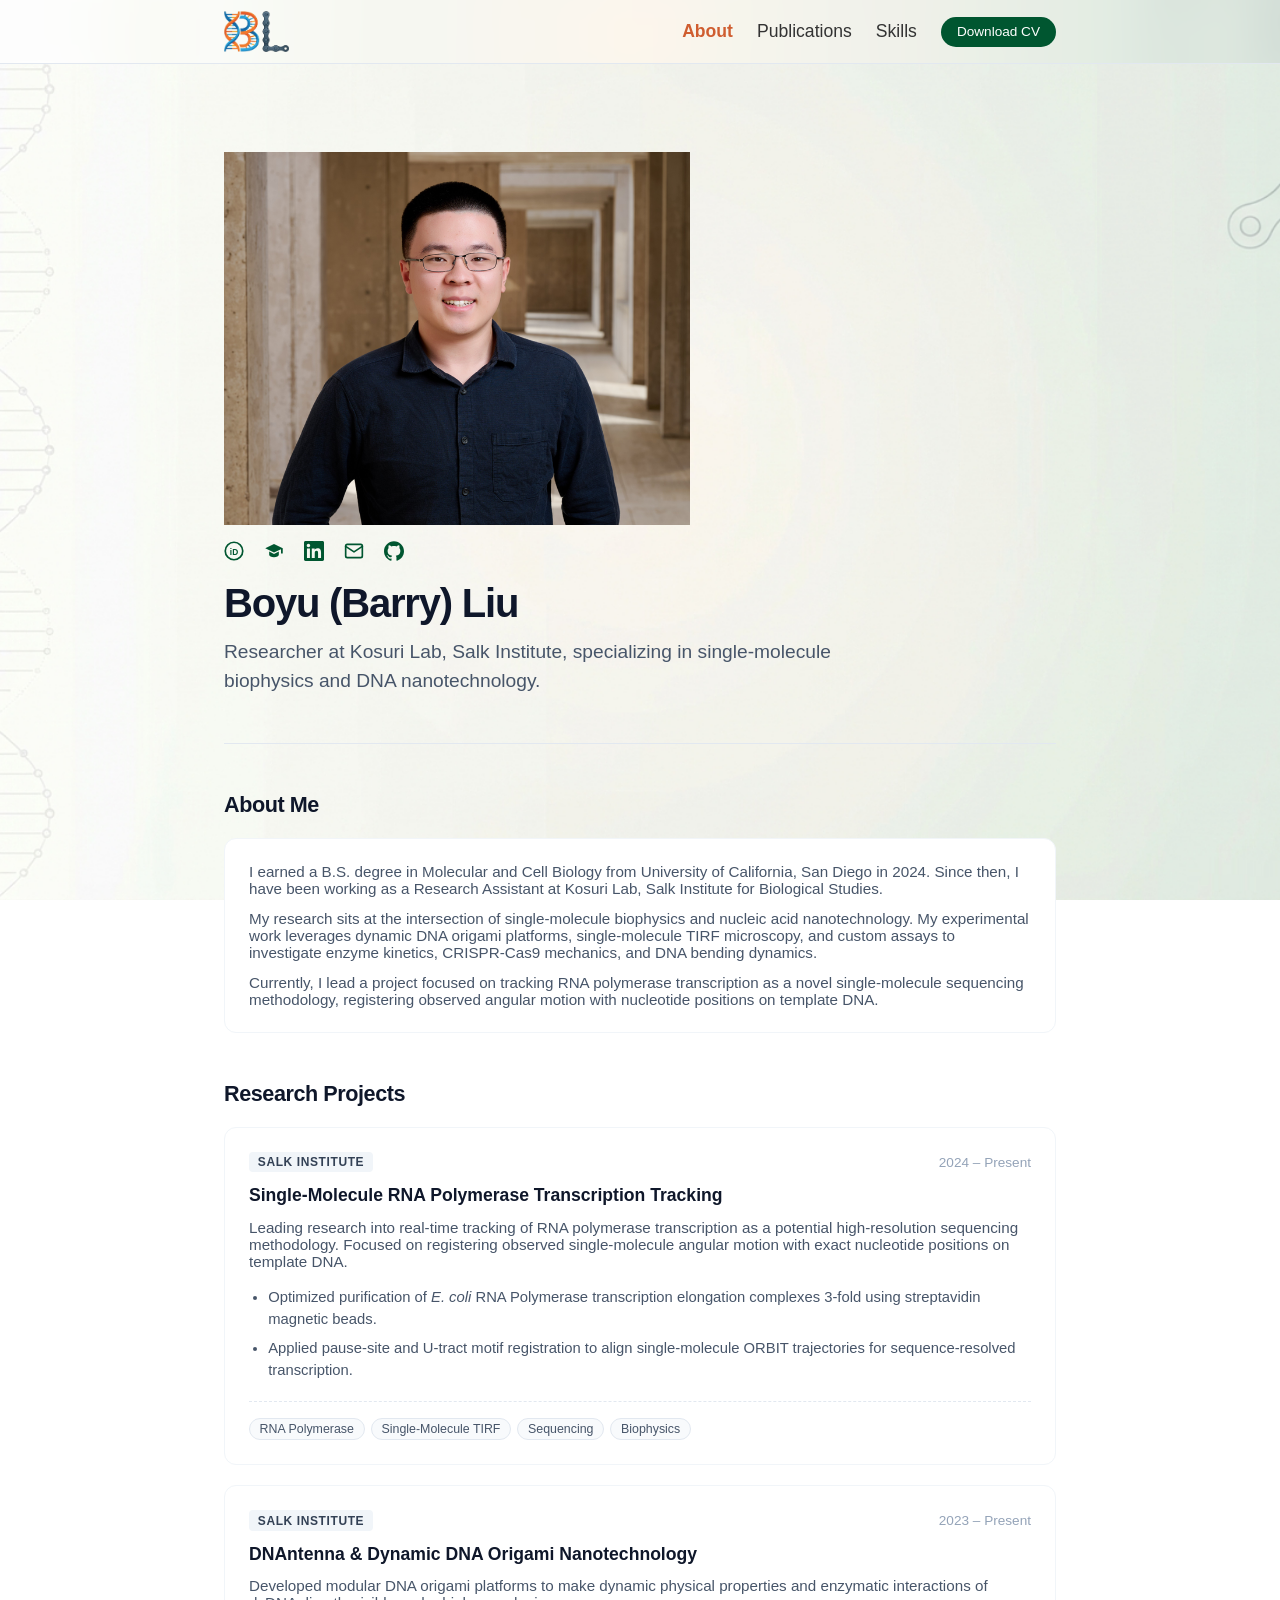
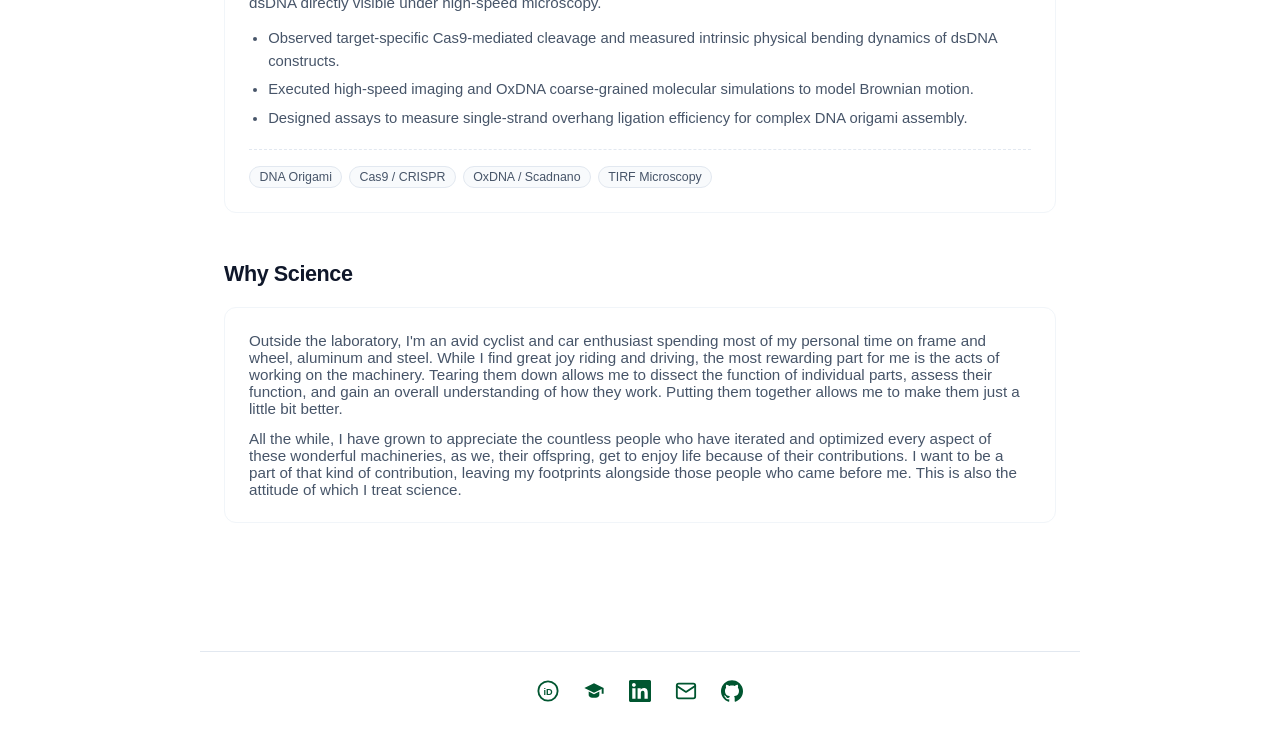
<file: index.html>
<!DOCTYPE html>
<html lang="en">
<head>
  <meta charset="UTF-8">
  <meta name="viewport" content="width=device-width, initial-scale=1.0">
  <title>Boyu (Barry) Liu</title>
  <link rel="stylesheet" href="style.css">
</head>
<body>

  <!-- Fixed Top Navigation Bar -->
  <header class="site-header">
    <div class="header-container">
      <a href="index.html" class="site-title" aria-label="Boyu (Barry) Liu - Home">
        <img src="images/avatar/bl_logo_dna_concept.png" alt="Boyu (Barry) Liu Logo" class="header-logo">
        </a>
      <nav>
        <ul class="nav-menu">
          <li><a href="index.html" class="nav-link active">About</a></li>
          <li><a href="publications.html" class="nav-link">Publications</a></li>
          <li><a href="skills.html" class="nav-link">Skills</a></li>
          <li><a href="CV/Boyu Liu CV 2026.pdf" download="Boyu_Liu_CV_2026.pdf" class="nav-link nav-cta">Download CV</a></li>
        </ul>
      </nav>
    </div>
  </header>

  <!-- Main Profile Content -->
  <main class="main-container">
    <section class="hero-section">
      <img src="images/avatar/bio_2026_sm.png" alt="Boyu (Barry) Liu" class="hero-avatar">
      <ul class="social-links hero-social">
      <li><a href="https://orcid.org/0009-0004-8056-3141" target="_blank" rel="noopener" aria-label="ORCID"><svg viewBox="0 0 24 24" width="20" height="20" aria-hidden="true"><circle cx="12" cy="12" r="10.5" fill="none" stroke="currentColor" stroke-width="2"/><text x="12" y="16.5" text-anchor="middle" font-size="10" font-weight="700" fill="currentColor">iD</text></svg></a></li>
      <li><a href="https://scholar.google.com/citations?hl=en&amp;user=kjTbtawAAAAJ" target="_blank" rel="noopener" aria-label="Google Scholar"><svg viewBox="0 0 24 24" width="20" height="20" aria-hidden="true"><path fill="currentColor" d="M12 3.5 1.5 8.7 12 13.9l8.4-4.15v5.2h2.1V8.7L12 3.5zM6.2 12.6v3.9c0 1.6 2.6 2.9 5.8 2.9s5.8-1.3 5.8-2.9v-3.9l-5.8 2.9-5.8-2.9z"/></svg></a></li>
      <li><a href="https://www.linkedin.com/in/boyubarryliu/" target="_blank" rel="noopener" aria-label="LinkedIn"><svg viewBox="0 0 24 24" width="20" height="20" aria-hidden="true"><path fill="currentColor" d="M20.447 20.452h-3.554v-5.569c0-1.328-.027-3.037-1.852-3.037-1.853 0-2.136 1.445-2.136 2.939v5.667H9.351V9h3.414v1.561h.046c.477-.9 1.637-1.85 3.37-1.85 3.601 0 4.267 2.37 4.267 5.455v6.286zM5.337 7.433c-1.144 0-2.063-.926-2.063-2.065 0-1.138.92-2.063 2.063-2.063 1.14 0 2.064.925 2.064 2.063 0 1.139-.925 2.065-2.064 2.065zm1.782 13.019H3.555V9h3.564v11.452zM22.225 0H1.771C.792 0 0 .774 0 1.729v20.542C0 23.227.792 24 1.771 24h20.451C23.2 24 24 23.227 24 22.271V1.729C24 .774 23.2 0 22.225 0z"/></svg></a></li>
      <li><a href="https://mail.google.com/mail/?view=cm&amp;fs=1&amp;to=barryliuapp@gmail.com" target="_blank" rel="noopener" aria-label="Gmail"><svg viewBox="0 0 24 24" width="20" height="20" aria-hidden="true"><rect x="2" y="4" width="20" height="16" rx="2" fill="none" stroke="currentColor" stroke-width="2"/><path d="M22 6.5 12 13 2 6.5" fill="none" stroke="currentColor" stroke-width="2" stroke-linecap="round" stroke-linejoin="round"/></svg></a></li>
      <li><a href="https://github.com/boyubarryliu" target="_blank" rel="noopener" aria-label="GitHub"><svg viewBox="0 0 24 24" width="20" height="20" aria-hidden="true"><path fill="currentColor" d="M12 .297c-6.63 0-12 5.373-12 12 0 5.303 3.438 9.8 8.205 11.385.6.113.82-.258.82-.577 0-.285-.01-1.04-.015-2.04-3.338.724-4.042-1.61-4.042-1.61C4.422 18.07 3.633 17.7 3.633 17.7c-1.087-.744.084-.729.084-.729 1.205.084 1.838 1.236 1.838 1.236 1.07 1.835 2.809 1.305 3.495.998.108-.776.417-1.305.76-1.605-2.665-.3-5.466-1.332-5.466-5.93 0-1.31.465-2.38 1.235-3.22-.135-.303-.54-1.523.105-3.176 0 0 1.005-.322 3.3 1.23.96-.267 1.98-.399 3-.405 1.02.006 2.04.138 3 .405 2.28-1.552 3.285-1.23 3.285-1.23.645 1.653.24 2.873.12 3.176.765.84 1.23 1.91 1.23 3.22 0 4.61-2.805 5.625-5.475 5.92.42.36.81 1.096.81 2.22 0 1.606-.015 2.896-.015 3.286 0 .315.21.69.825.57C20.565 22.092 24 17.592 24 12.297c0-6.627-5.373-12-12-12"/></svg></a></li>
      </ul>
      <h1 class="hero-name">Boyu (Barry) Liu</h1>
      <p class="hero-subtitle">Researcher at Kosuri Lab, Salk Institute, specializing in single-molecule biophysics and DNA nanotechnology.</p>
    </section>
    
    <!-- About Me: 1st container -->
    <section>
      <h2 class="section-title">About Me</h2>
      <div class="card-grid">
        <article class="card">
          <p class="card-description">
            I earned a B.S. degree in Molecular and Cell Biology from University of California, San Diego in 2024. Since then, I have been working as a Research Assistant at Kosuri Lab, Salk Institute for Biological Studies.
          </p>
          <p class="card-description">
            My research sits at the intersection of single-molecule biophysics and nucleic acid nanotechnology. My experimental work leverages dynamic DNA origami platforms, single-molecule TIRF microscopy, and custom assays to investigate enzyme kinetics, CRISPR-Cas9 mechanics, and DNA bending dynamics.
          </p>
          <p class="card-description">
            Currently, I lead a project focused on tracking RNA polymerase transcription as a novel single-molecule sequencing methodology, registering observed angular motion with nucleotide positions on template DNA.
          </p>
        </article>
      </div>
    </section>

    <!-- Research Projects: 2nd container. separate blocks, same card format as the publications -->
    <section>
      <h2 class="section-title">Research Projects</h2>
      <div class="card-grid">
        <article class="card">
          <!-- Project 1: RNA Polymerase Transcription Tracking -->
          <div class="card-header-meta">
            <span class="badge">Salk Institute</span>
            <span class="meta-date">2024 – Present</span>
          </div>
          <h3 class="card-title">Single-Molecule RNA Polymerase Transcription Tracking</h3>
          <p class="card-description">
            Leading research into real-time tracking of RNA polymerase transcription as a potential high-resolution sequencing methodology. Focused on registering observed single-molecule angular motion with exact nucleotide positions on template DNA.
          </p>
          <ul class="key-points">
            <li>Optimized purification of <em>E. coli</em> RNA Polymerase transcription elongation complexes 3-fold using streptavidin magnetic beads.</li>
            <li>Applied pause-site and U-tract motif registration to align single-molecule ORBIT trajectories for sequence-resolved transcription.</li>
          </ul>
          <div class="tech-stack">
            <span class="tag">RNA Polymerase</span>
            <span class="tag">Single-Molecule TIRF</span>
            <span class="tag">Sequencing</span>
            <span class="tag">Biophysics</span>
          </div>
        </article>
        <article class="card">
          <!-- Project 2: DNAntenna & Dynamic DNA Origami -->
          <div class="card-header-meta">
            <span class="badge">Salk Institute</span>
            <span class="meta-date">2023 – Present</span>
          </div>
          <h3 class="card-title">DNAntenna &amp; Dynamic DNA Origami Nanotechnology</h3>
          <p class="card-description">
            Developed modular DNA origami platforms to make dynamic physical properties and enzymatic interactions of dsDNA directly visible under high-speed microscopy.
          </p>
          <ul class="key-points">
            <li>Observed target-specific Cas9-mediated cleavage and measured intrinsic physical bending dynamics of dsDNA constructs.</li>
            <li>Executed high-speed imaging and OxDNA coarse-grained molecular simulations to model Brownian motion.</li>
            <li>Designed assays to measure single-strand overhang ligation efficiency for complex DNA origami assembly.</li>
          </ul>
          <div class="tech-stack">
            <span class="tag">DNA Origami</span>
            <span class="tag">Cas9 / CRISPR</span>
            <span class="tag">OxDNA / Scadnano</span>
            <span class="tag">TIRF Microscopy</span>
          </div>
        </article>
      </div>
    </section>
    
    <!-- Why Science: 3rd container-->
    <section>
      <h2 class="section-title">Why Science</h2>
      <div class="card-grid">
        <article class="card">
          <p class="card-description">
            Outside the laboratory, I'm an avid cyclist and car enthusiast spending most of my personal time on frame and wheel, aluminum and steel. While I find great joy riding and driving, the most rewarding part for me is the acts of working on the machinery. Tearing them down allows me to dissect the function of individual parts, assess their function, and gain an overall understanding of how they work. Putting them together allows me to make them just a little bit better.
          </p>
          <p class="card-description">
            All the while, I have grown to appreciate the countless people who have iterated and optimized every aspect of these wonderful machineries, as we, their offspring, get to enjoy life because of their contributions. I want to be a part of that kind of contribution, leaving my footprints alongside those people who came before me. This is also the attitude of which I treat science.
          </p>
        </article>
      </div>
    </section>
  </main>

  <!-- Social & Profile Links -->
  <footer class="site-footer">
    <ul class="social-links">
      <li><a href="https://orcid.org/0009-0004-8056-3141" target="_blank" rel="noopener" aria-label="ORCID"><svg viewBox="0 0 24 24" width="22" height="22" aria-hidden="true"><circle cx="12" cy="12" r="10.5" fill="none" stroke="currentColor" stroke-width="2"/><text x="12" y="16.5" text-anchor="middle" font-size="10" font-weight="700" fill="currentColor">iD</text></svg></a></li>
      <li><a href="https://scholar.google.com/citations?hl=en&amp;user=kjTbtawAAAAJ" target="_blank" rel="noopener" aria-label="Google Scholar"><svg viewBox="0 0 24 24" width="22" height="22" aria-hidden="true"><path fill="currentColor" d="M12 3.5 1.5 8.7 12 13.9l8.4-4.15v5.2h2.1V8.7L12 3.5zM6.2 12.6v3.9c0 1.6 2.6 2.9 5.8 2.9s5.8-1.3 5.8-2.9v-3.9l-5.8 2.9-5.8-2.9z"/></svg></a></li>
      <li><a href="https://www.linkedin.com/in/boyubarryliu/" target="_blank" rel="noopener" aria-label="LinkedIn"><svg viewBox="0 0 24 24" width="22" height="22" aria-hidden="true"><path fill="currentColor" d="M20.447 20.452h-3.554v-5.569c0-1.328-.027-3.037-1.852-3.037-1.853 0-2.136 1.445-2.136 2.939v5.667H9.351V9h3.414v1.561h.046c.477-.9 1.637-1.85 3.37-1.85 3.601 0 4.267 2.37 4.267 5.455v6.286zM5.337 7.433c-1.144 0-2.063-.926-2.063-2.065 0-1.138.92-2.063 2.063-2.063 1.14 0 2.064.925 2.064 2.063 0 1.139-.925 2.065-2.064 2.065zm1.782 13.019H3.555V9h3.564v11.452zM22.225 0H1.771C.792 0 0 .774 0 1.729v20.542C0 23.227.792 24 1.771 24h20.451C23.2 24 24 23.227 24 22.271V1.729C24 .774 23.2 0 22.225 0z"/></svg></a></li>
      <li><a href="https://mail.google.com/mail/?view=cm&amp;fs=1&amp;to=barryliuapp@gmail.com" target="_blank" rel="noopener" aria-label="Gmail"><svg viewBox="0 0 24 24" width="22" height="22" aria-hidden="true"><rect x="2" y="4" width="20" height="16" rx="2" fill="none" stroke="currentColor" stroke-width="2"/><path d="M22 6.5 12 13 2 6.5" fill="none" stroke="currentColor" stroke-width="2" stroke-linecap="round" stroke-linejoin="round"/></svg></a></li>
      <li><a href="https://github.com/boyubarryliu" target="_blank" rel="noopener" aria-label="GitHub"><svg viewBox="0 0 24 24" width="22" height="22" aria-hidden="true"><path fill="currentColor" d="M12 .297c-6.63 0-12 5.373-12 12 0 5.303 3.438 9.8 8.205 11.385.6.113.82-.258.82-.577 0-.285-.01-1.04-.015-2.04-3.338.724-4.042-1.61-4.042-1.61C4.422 18.07 3.633 17.7 3.633 17.7c-1.087-.744.084-.729.084-.729 1.205.084 1.838 1.236 1.838 1.236 1.07 1.835 2.809 1.305 3.495.998.108-.776.417-1.305.76-1.605-2.665-.3-5.466-1.332-5.466-5.93 0-1.31.465-2.38 1.235-3.22-.135-.303-.54-1.523.105-3.176 0 0 1.005-.322 3.3 1.23.96-.267 1.98-.399 3-.405 1.02.006 2.04.138 3 .405 2.28-1.552 3.285-1.23 3.285-1.23.645 1.653.24 2.873.12 3.176.765.84 1.23 1.91 1.23 3.22 0 4.61-2.805 5.625-5.475 5.92.42.36.81 1.096.81 2.22 0 1.606-.015 2.896-.015 3.286 0 .315.21.69.825.57C20.565 22.092 24 17.592 24 12.297c0-6.627-5.373-12-12-12"/></svg></a></li>
    </ul>
  </footer>
</body>
</html>
</file>
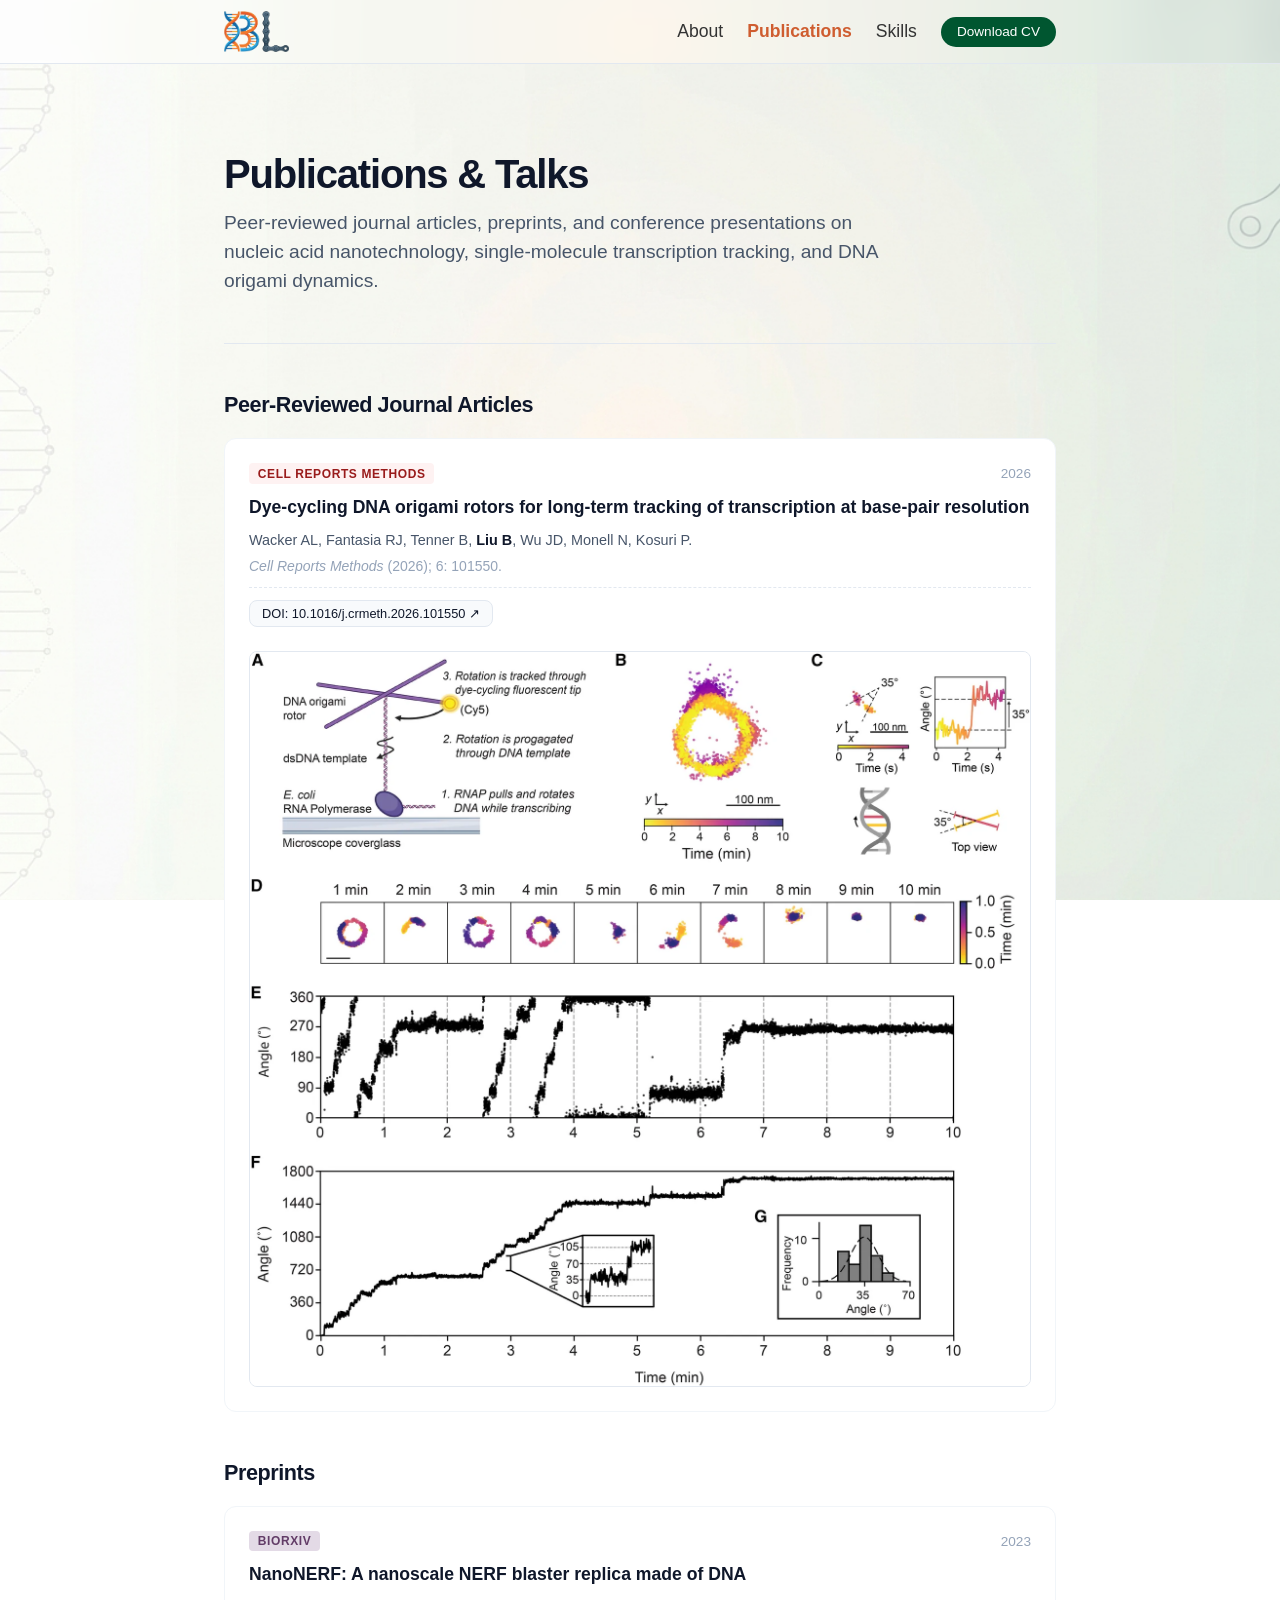
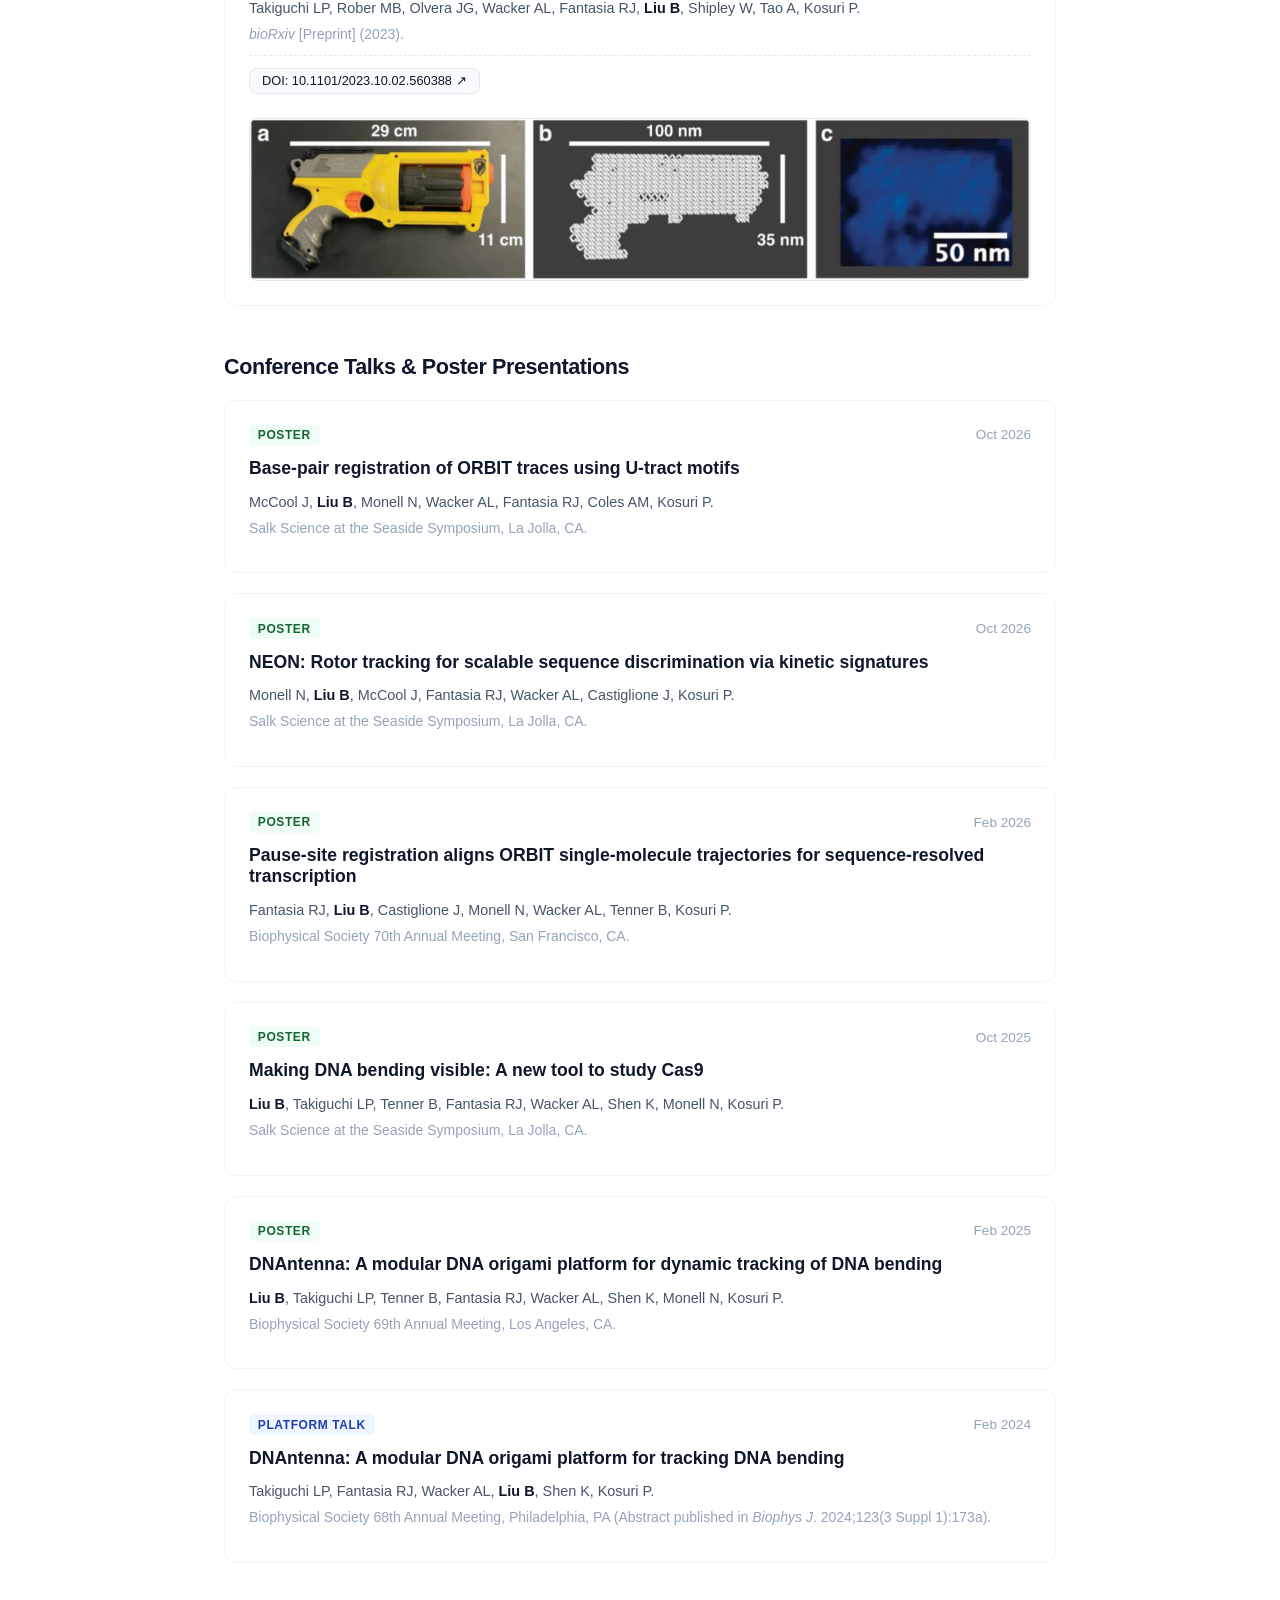
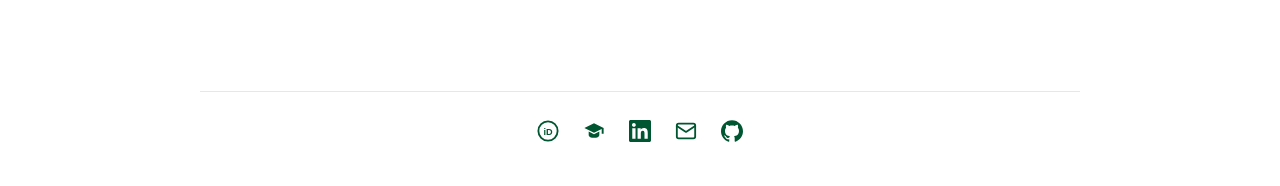
<file: publications.html>
<!DOCTYPE html>
<html lang="en">
<head>
  <meta charset="UTF-8">
  <meta name="viewport" content="width=device-width, initial-scale=1.0">
  <title>Publications — Boyu (Barry) Liu</title>
  <link rel="stylesheet" href="style.css">
</head>
<body>

  <!-- Fixed Top Navigation Bar -->
  <header class="site-header">
    <div class="header-container">
      <a href="index.html" class="site-title" aria-label="Boyu (Barry) Liu - Home">
        <img src="images/avatar/bl_logo_dna_concept.png" alt="Boyu (Barry) Liu Logo" class="header-logo">
        </a>
      <nav>
        <ul class="nav-menu">
          <li><a href="index.html" class="nav-link">About</a></li>
          <li><a href="publications.html" class="nav-link active">Publications</a></li>
          <li><a href="skills.html" class="nav-link">Skills</a></li>
          <li><a href="CV/Boyu Liu CV 2026.pdf" download="Boyu_Liu_CV_2026.pdf" class="nav-link nav-cta">Download CV</a></li>
        </ul>
      </nav>
    </div>
  </header>

  <!-- Main Publications Container -->
  <main class="main-container">
    
    <!-- Hero Section -->
    <section class="hero-section">
      <h1 class="hero-name">Publications & Talks</h1>
      <p class="hero-subtitle">
        Peer-reviewed journal articles, preprints, and conference presentations on nucleic acid nanotechnology, single-molecule transcription tracking, and DNA origami dynamics.
      </p>
    </section>

    <!-- 1. Peer-Reviewed Journal Articles -->
    <section class="publication-group">
      <h2 class="section-title">Peer-Reviewed Journal Articles</h2>
      <div class="card-grid">

        <article class="card">
          <div class="card-header-meta">
            <span class="badge badge-journal">Cell Reports Methods</span>
            <span class="meta-date">2026</span>
          </div>
          <h3 class="card-title">Dye-cycling DNA origami rotors for long-term tracking of transcription at base-pair resolution</h3>
          <p class="authors-list">
            Wacker AL, Fantasia RJ, Tenner B, <strong>Liu B</strong>, Wu JD, Monell N, Kosuri P.
          </p>
          <p class="pub-journal-details">
            <em>Cell Reports Methods</em> (2026); 6: 101550.
          </p>
          <div class="pub-actions">
            <a href="https://www.cell.com/cell-reports-methods/fulltext/S2667-2375(26)00251-1" target="_blank" rel="noopener" class="btn-doi">DOI: 10.1016/j.crmeth.2026.101550 ↗</a>
          </div>
          <div class="pub-figure-container">
            <img src="images/plot/Wacker et al (2026) p2.png" alt="Dye-cycling DNA origami rotors figure" class="pub-figure">
          </div>
        </article>

      </div>
    </section>

    <!-- 2. Preprints -->
    <section class="publication-group">
      <h2 class="section-title">Preprints</h2>
      <div class="card-grid">

        <article class="card">
          <div class="card-header-meta">
            <span class="badge badge-preprint">bioRxiv</span>
            <span class="meta-date">2023</span>
          </div>
          <h3 class="card-title">NanoNERF: A nanoscale NERF blaster replica made of DNA</h3>
          <p class="authors-list">
            Takiguchi LP, Rober MB, Olvera JG, Wacker AL, Fantasia RJ, <strong>Liu B</strong>, Shipley W, Tao A, Kosuri P.
          </p>
          <p class="pub-journal-details">
            <em>bioRxiv</em> [Preprint] (2023).
          </p>
          <div class="pub-actions">
            <a href="https://www.biorxiv.org/content/10.1101/2023.10.02.560388v1" target="_blank" rel="noopener" class="btn-doi">DOI: 10.1101/2023.10.02.560388 ↗</a>
          </div>
          <div class="pub-figure-container">
            <img src="images/plot/Takiguchi et al (2023) p1.png" alt="Nanoscale Maverick replica figure" class="pub-figure">
          </div>
        </article>

      </div>
    </section>

    <!-- 3. Conference Talks & Posters -->
    <section class="publication-group">
      <h2 class="section-title">Conference Talks & Poster Presentations</h2>
      <div class="card-grid">

        <!-- Poster 1 -->
        <article class="card">
          <div class="card-header-meta">
            <span class="badge badge-poster">Poster</span>
            <span class="meta-date">Oct 2026</span>
          </div>
          <h3 class="card-title">Base-pair registration of ORBIT traces using U-tract motifs</h3>
          <p class="authors-list">
            McCool J, <strong>Liu B</strong>, Monell N, Wacker AL, Fantasia RJ, Coles AM, Kosuri P.
          </p>
          <p class="pub-journal-details">
            Salk Science at the Seaside Symposium, La Jolla, CA.
          </p>
        </article>

        <!-- Poster 2 -->
        <article class="card">
          <div class="card-header-meta">
            <span class="badge badge-poster">Poster</span>
            <span class="meta-date">Oct 2026</span>
          </div>
          <h3 class="card-title">NEON: Rotor tracking for scalable sequence discrimination via kinetic signatures</h3>
          <p class="authors-list">
            Monell N, <strong>Liu B</strong>, McCool J, Fantasia RJ, Wacker AL, Castiglione J, Kosuri P.
          </p>
          <p class="pub-journal-details">
            Salk Science at the Seaside Symposium, La Jolla, CA.
          </p>
        </article>

        <!-- Poster 3 -->
        <article class="card">
          <div class="card-header-meta">
            <span class="badge badge-poster">Poster</span>
            <span class="meta-date">Feb 2026</span>
          </div>
          <h3 class="card-title">Pause-site registration aligns ORBIT single-molecule trajectories for sequence-resolved transcription</h3>
          <p class="authors-list">
            Fantasia RJ, <strong>Liu B</strong>, Castiglione J, Monell N, Wacker AL, Tenner B, Kosuri P.
          </p>
          <p class="pub-journal-details">
            Biophysical Society 70th Annual Meeting, San Francisco, CA.
          </p>
        </article>

        <!-- Poster 4 -->
        <article class="card">
          <div class="card-header-meta">
            <span class="badge badge-poster">Poster</span>
            <span class="meta-date">Oct 2025</span>
          </div>
          <h3 class="card-title">Making DNA bending visible: A new tool to study Cas9</h3>
          <p class="authors-list">
            <strong>Liu B</strong>, Takiguchi LP, Tenner B, Fantasia RJ, Wacker AL, Shen K, Monell N, Kosuri P.
          </p>
          <p class="pub-journal-details">
            Salk Science at the Seaside Symposium, La Jolla, CA.
          </p>
        </article>

        <!-- Poster 5 -->
        <article class="card">
          <div class="card-header-meta">
            <span class="badge badge-poster">Poster</span>
            <span class="meta-date">Feb 2025</span>
          </div>
          <h3 class="card-title">DNAntenna: A modular DNA origami platform for dynamic tracking of DNA bending</h3>
          <p class="authors-list">
            <strong>Liu B</strong>, Takiguchi LP, Tenner B, Fantasia RJ, Wacker AL, Shen K, Monell N, Kosuri P.
          </p>
          <p class="pub-journal-details">
            Biophysical Society 69th Annual Meeting, Los Angeles, CA.
          </p>
        </article>

        <!-- Platform Talk -->
        <article class="card">
          <div class="card-header-meta">
            <span class="badge badge-talk">Platform Talk</span>
            <span class="meta-date">Feb 2024</span>
          </div>
          <h3 class="card-title">DNAntenna: A modular DNA origami platform for tracking DNA bending</h3>
          <p class="authors-list">
            Takiguchi LP, Fantasia RJ, Wacker AL, <strong>Liu B</strong>, Shen K, Kosuri P.
          </p>
          <p class="pub-journal-details">
            Biophysical Society 68th Annual Meeting, Philadelphia, PA (Abstract published in <em>Biophys J</em>. 2024;123(3 Suppl 1):173a).
          </p>
        </article>

      </div>
    </section>

  </main>

  <!-- Social & Profile Links -->
  <footer class="site-footer">
    <ul class="social-links">
      <li><a href="https://orcid.org/0009-0004-8056-3141" target="_blank" rel="noopener" aria-label="ORCID"><svg viewBox="0 0 24 24" width="22" height="22" aria-hidden="true"><circle cx="12" cy="12" r="10.5" fill="none" stroke="currentColor" stroke-width="2"/><text x="12" y="16.5" text-anchor="middle" font-size="10" font-weight="700" fill="currentColor">iD</text></svg></a></li>
      <li><a href="https://scholar.google.com/citations?hl=en&amp;user=kjTbtawAAAAJ" target="_blank" rel="noopener" aria-label="Google Scholar"><svg viewBox="0 0 24 24" width="22" height="22" aria-hidden="true"><path fill="currentColor" d="M12 3.5 1.5 8.7 12 13.9l8.4-4.15v5.2h2.1V8.7L12 3.5zM6.2 12.6v3.9c0 1.6 2.6 2.9 5.8 2.9s5.8-1.3 5.8-2.9v-3.9l-5.8 2.9-5.8-2.9z"/></svg></a></li>
      <li><a href="https://www.linkedin.com/in/boyubarryliu/" target="_blank" rel="noopener" aria-label="LinkedIn"><svg viewBox="0 0 24 24" width="22" height="22" aria-hidden="true"><path fill="currentColor" d="M20.447 20.452h-3.554v-5.569c0-1.328-.027-3.037-1.852-3.037-1.853 0-2.136 1.445-2.136 2.939v5.667H9.351V9h3.414v1.561h.046c.477-.9 1.637-1.85 3.37-1.85 3.601 0 4.267 2.37 4.267 5.455v6.286zM5.337 7.433c-1.144 0-2.063-.926-2.063-2.065 0-1.138.92-2.063 2.063-2.063 1.14 0 2.064.925 2.064 2.063 0 1.139-.925 2.065-2.064 2.065zm1.782 13.019H3.555V9h3.564v11.452zM22.225 0H1.771C.792 0 0 .774 0 1.729v20.542C0 23.227.792 24 1.771 24h20.451C23.2 24 24 23.227 24 22.271V1.729C24 .774 23.2 0 22.225 0z"/></svg></a></li>
      <li><a href="https://mail.google.com/mail/?view=cm&amp;fs=1&amp;to=barryliuapp@gmail.com" target="_blank" rel="noopener" aria-label="Gmail"><svg viewBox="0 0 24 24" width="22" height="22" aria-hidden="true"><rect x="2" y="4" width="20" height="16" rx="2" fill="none" stroke="currentColor" stroke-width="2"/><path d="M22 6.5 12 13 2 6.5" fill="none" stroke="currentColor" stroke-width="2" stroke-linecap="round" stroke-linejoin="round"/></svg></a></li>
      <li><a href="https://github.com/boyubarryliu" target="_blank" rel="noopener" aria-label="GitHub"><svg viewBox="0 0 24 24" width="22" height="22" aria-hidden="true"><path fill="currentColor" d="M12 .297c-6.63 0-12 5.373-12 12 0 5.303 3.438 9.8 8.205 11.385.6.113.82-.258.82-.577 0-.285-.01-1.04-.015-2.04-3.338.724-4.042-1.61-4.042-1.61C4.422 18.07 3.633 17.7 3.633 17.7c-1.087-.744.084-.729.084-.729 1.205.084 1.838 1.236 1.838 1.236 1.07 1.835 2.809 1.305 3.495.998.108-.776.417-1.305.76-1.605-2.665-.3-5.466-1.332-5.466-5.93 0-1.31.465-2.38 1.235-3.22-.135-.303-.54-1.523.105-3.176 0 0 1.005-.322 3.3 1.23.96-.267 1.98-.399 3-.405 1.02.006 2.04.138 3 .405 2.28-1.552 3.285-1.23 3.285-1.23.645 1.653.24 2.873.12 3.176.765.84 1.23 1.91 1.23 3.22 0 4.61-2.805 5.625-5.475 5.92.42.36.81 1.096.81 2.22 0 1.606-.015 2.896-.015 3.286 0 .315.21.69.825.57C20.565 22.092 24 17.592 24 12.297c0-6.627-5.373-12-12-12"/></svg></a></li>
    </ul>
  </footer>
</body>
</html>
</file>
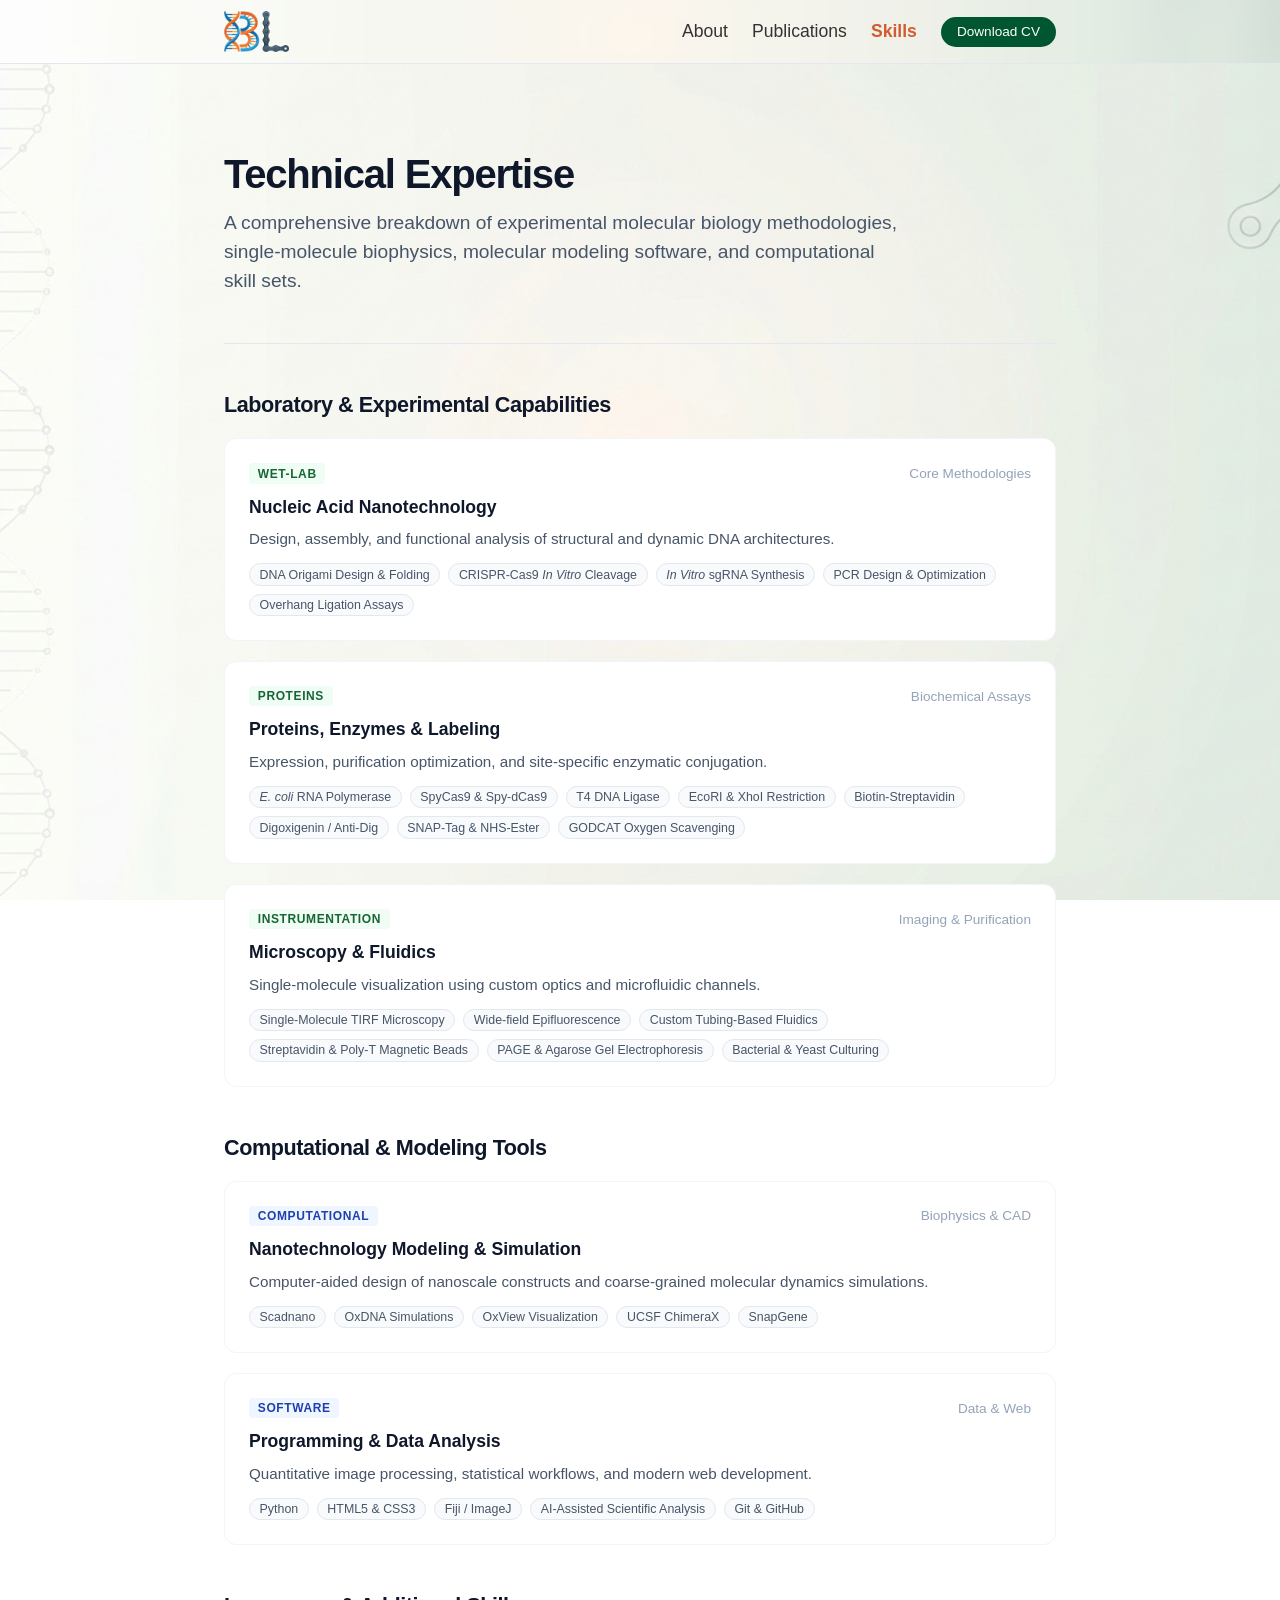
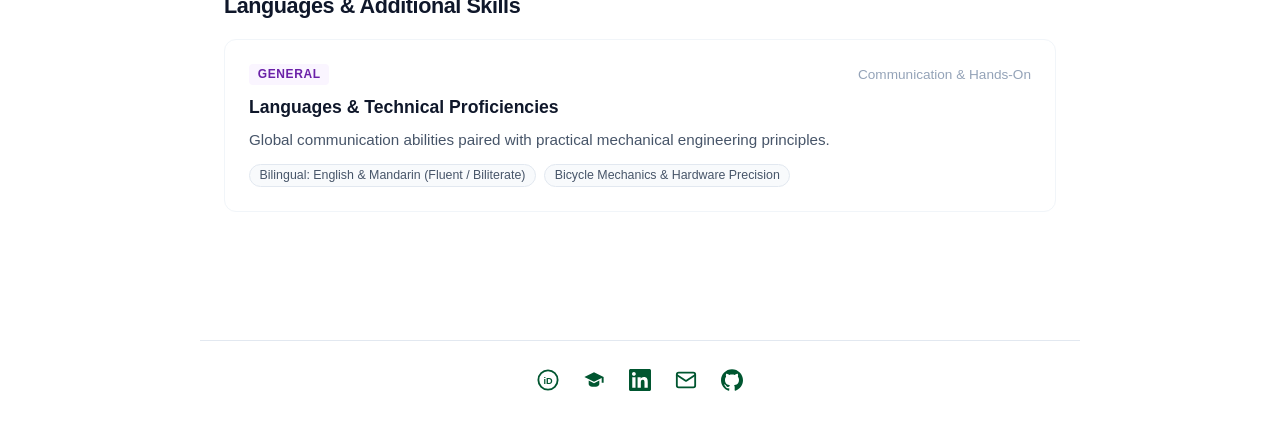
<file: skills.html>
<!DOCTYPE html>
<html lang="en">
<head>
  <meta charset="UTF-8">
  <meta name="viewport" content="width=device-width, initial-scale=1.0">
  <title>Skills & Expertise — Boyu (Barry) Liu</title>
  <link rel="stylesheet" href="style.css">
</head>
<body>

  <!-- Fixed Top Navigation Bar -->
  <header class="site-header">
    <div class="header-container">
      <a href="index.html" class="site-title" aria-label="Boyu (Barry) Liu - Home">
        <img src="images/avatar/bl_logo_dna_concept.png" alt="Boyu (Barry) Liu Logo" class="header-logo">
        </a>
      <nav>
        <ul class="nav-menu">
          <li><a href="index.html" class="nav-link">About</a></li>
          <li><a href="publications.html" class="nav-link">Publications</a></li>
          <li><a href="skills.html" class="nav-link active">Skills</a></li>
          <li><a href="CV/Boyu Liu CV 2026.pdf" download="Boyu_Liu_CV_2026.pdf" class="nav-link nav-cta">Download CV</a></li>
        </ul>
      </nav>
    </div>
  </header>

  <!-- Main Container -->
  <main class="main-container">
    
    <!-- Hero Section -->
    <section class="hero-section">
      <h1 class="hero-name">Technical Expertise</h1>
      <p class="hero-subtitle">
        A comprehensive breakdown of experimental molecular biology methodologies, single-molecule biophysics, molecular modeling software, and computational skill sets.
      </p>
    </section>

    <!-- 1. Laboratory & Experimental Skills -->
    <section class="skills-group">
      <h2 class="section-title">Laboratory & Experimental Capabilities</h2>
      <div class="card-grid">

        <!-- Card: Nucleic Acid Nanotechnology -->
        <article class="card">
          <div class="card-header-meta">
            <span class="badge badge-lab">Wet-Lab</span>
            <span class="meta-date">Core Methodologies</span>
          </div>
          <h3 class="card-title">Nucleic Acid Nanotechnology</h3>
          <p class="card-description">
            Design, assembly, and functional analysis of structural and dynamic DNA architectures.
          </p>
          <div class="skill-tags">
            <span class="tag">DNA Origami Design & Folding</span>
            <span class="tag">CRISPR-Cas9 <em>In Vitro</em> Cleavage</span>
            <span class="tag"><em>In Vitro</em> sgRNA Synthesis</span>
            <span class="tag">PCR Design & Optimization</span>
            <span class="tag">Overhang Ligation Assays</span>
          </div>
        </article>

        <!-- Card: Enzymes & Proteins -->
        <article class="card">
          <div class="card-header-meta">
            <span class="badge badge-lab">Proteins</span>
            <span class="meta-date">Biochemical Assays</span>
          </div>
          <h3 class="card-title">Proteins, Enzymes & Labeling</h3>
          <p class="card-description">
            Expression, purification optimization, and site-specific enzymatic conjugation.
          </p>
          <div class="skill-tags">
            <span class="tag"><em>E. coli</em> RNA Polymerase</span>
            <span class="tag">SpyCas9 & Spy-dCas9</span>
            <span class="tag">T4 DNA Ligase</span>
            <span class="tag">EcoRI & XhoI Restriction</span>
            <span class="tag">Biotin-Streptavidin</span>
            <span class="tag">Digoxigenin / Anti-Dig</span>
            <span class="tag">SNAP-Tag & NHS-Ester</span>
            <span class="tag">GODCAT Oxygen Scavenging</span>
          </div>
        </article>

        <!-- Card: Microscopy & General Techniques -->
        <article class="card">
          <div class="card-header-meta">
            <span class="badge badge-lab">Instrumentation</span>
            <span class="meta-date">Imaging & Purification</span>
          </div>
          <h3 class="card-title">Microscopy & Fluidics</h3>
          <p class="card-description">
            Single-molecule visualization using custom optics and microfluidic channels.
          </p>
          <div class="skill-tags">
            <span class="tag">Single-Molecule TIRF Microscopy</span>
            <span class="tag">Wide-field Epifluorescence</span>
            <span class="tag">Custom Tubing-Based Fluidics</span>
            <span class="tag">Streptavidin & Poly-T Magnetic Beads</span>
            <span class="tag">PAGE & Agarose Gel Electrophoresis</span>
            <span class="tag">Bacterial & Yeast Culturing</span>
          </div>
        </article>

      </div>
    </section>

    <!-- 2. Computational & Digital Skills -->
    <section class="skills-group">
      <h2 class="section-title">Computational & Modeling Tools</h2>
      <div class="card-grid">

        <!-- Card: DNA Origami & Molecular Modeling -->
        <article class="card">
          <div class="card-header-meta">
            <span class="badge badge-comp">Computational</span>
            <span class="meta-date">Biophysics & CAD</span>
          </div>
          <h3 class="card-title">Nanotechnology Modeling & Simulation</h3>
          <p class="card-description">
            Computer-aided design of nanoscale constructs and coarse-grained molecular dynamics simulations.
          </p>
          <div class="skill-tags">
            <span class="tag">Scadnano</span>
            <span class="tag">OxDNA Simulations</span>
            <span class="tag">OxView Visualization</span>
            <span class="tag">UCSF ChimeraX</span>
            <span class="tag">SnapGene</span>
          </div>
        </article>

        <!-- Card: Programming & Data Analysis -->
        <article class="card">
          <div class="card-header-meta">
            <span class="badge badge-comp">Software</span>
            <span class="meta-date">Data & Web</span>
          </div>
          <h3 class="card-title">Programming & Data Analysis</h3>
          <p class="card-description">
            Quantitative image processing, statistical workflows, and modern web development.
          </p>
          <div class="skill-tags">
            <span class="tag">Python</span>
            <span class="tag">HTML5 & CSS3</span>
            <span class="tag">Fiji / ImageJ</span>
            <span class="tag">AI-Assisted Scientific Analysis</span>
            <span class="tag">Git & GitHub</span>
          </div>
        </article>

      </div>
    </section>

    <!-- 3. Languages & Specialized Expertise -->
    <section class="skills-group">
      <h2 class="section-title">Languages & Additional Skills</h2>
      <div class="card-grid">

        <article class="card">
          <div class="card-header-meta">
            <span class="badge badge-general">General</span>
            <span class="meta-date">Communication & Hands-On</span>
          </div>
          <h3 class="card-title">Languages & Technical Proficiencies</h3>
          <p class="card-description">
            Global communication abilities paired with practical mechanical engineering principles.
          </p>
          <div class="skill-tags">
            <span class="tag">Bilingual: English & Mandarin (Fluent / Biliterate)</span>
            <span class="tag">Bicycle Mechanics & Hardware Precision</span>
          </div>
        </article>

      </div>
    </section>

  </main>

  <!-- Social & Profile Links -->
  <footer class="site-footer">
    <ul class="social-links">
      <li><a href="https://orcid.org/0009-0004-8056-3141" target="_blank" rel="noopener" aria-label="ORCID"><svg viewBox="0 0 24 24" width="22" height="22" aria-hidden="true"><circle cx="12" cy="12" r="10.5" fill="none" stroke="currentColor" stroke-width="2"/><text x="12" y="16.5" text-anchor="middle" font-size="10" font-weight="700" fill="currentColor">iD</text></svg></a></li>
      <li><a href="https://scholar.google.com/citations?hl=en&amp;user=kjTbtawAAAAJ" target="_blank" rel="noopener" aria-label="Google Scholar"><svg viewBox="0 0 24 24" width="22" height="22" aria-hidden="true"><path fill="currentColor" d="M12 3.5 1.5 8.7 12 13.9l8.4-4.15v5.2h2.1V8.7L12 3.5zM6.2 12.6v3.9c0 1.6 2.6 2.9 5.8 2.9s5.8-1.3 5.8-2.9v-3.9l-5.8 2.9-5.8-2.9z"/></svg></a></li>
      <li><a href="https://www.linkedin.com/in/boyubarryliu/" target="_blank" rel="noopener" aria-label="LinkedIn"><svg viewBox="0 0 24 24" width="22" height="22" aria-hidden="true"><path fill="currentColor" d="M20.447 20.452h-3.554v-5.569c0-1.328-.027-3.037-1.852-3.037-1.853 0-2.136 1.445-2.136 2.939v5.667H9.351V9h3.414v1.561h.046c.477-.9 1.637-1.85 3.37-1.85 3.601 0 4.267 2.37 4.267 5.455v6.286zM5.337 7.433c-1.144 0-2.063-.926-2.063-2.065 0-1.138.92-2.063 2.063-2.063 1.14 0 2.064.925 2.064 2.063 0 1.139-.925 2.065-2.064 2.065zm1.782 13.019H3.555V9h3.564v11.452zM22.225 0H1.771C.792 0 0 .774 0 1.729v20.542C0 23.227.792 24 1.771 24h20.451C23.2 24 24 23.227 24 22.271V1.729C24 .774 23.2 0 22.225 0z"/></svg></a></li>
      <li><a href="https://mail.google.com/mail/?view=cm&amp;fs=1&amp;to=barryliuapp@gmail.com" target="_blank" rel="noopener" aria-label="Gmail"><svg viewBox="0 0 24 24" width="22" height="22" aria-hidden="true"><rect x="2" y="4" width="20" height="16" rx="2" fill="none" stroke="currentColor" stroke-width="2"/><path d="M22 6.5 12 13 2 6.5" fill="none" stroke="currentColor" stroke-width="2" stroke-linecap="round" stroke-linejoin="round"/></svg></a></li>
      <li><a href="https://github.com/boyubarryliu" target="_blank" rel="noopener" aria-label="GitHub"><svg viewBox="0 0 24 24" width="22" height="22" aria-hidden="true"><path fill="currentColor" d="M12 .297c-6.63 0-12 5.373-12 12 0 5.303 3.438 9.8 8.205 11.385.6.113.82-.258.82-.577 0-.285-.01-1.04-.015-2.04-3.338.724-4.042-1.61-4.042-1.61C4.422 18.07 3.633 17.7 3.633 17.7c-1.087-.744.084-.729.084-.729 1.205.084 1.838 1.236 1.838 1.236 1.07 1.835 2.809 1.305 3.495.998.108-.776.417-1.305.76-1.605-2.665-.3-5.466-1.332-5.466-5.93 0-1.31.465-2.38 1.235-3.22-.135-.303-.54-1.523.105-3.176 0 0 1.005-.322 3.3 1.23.96-.267 1.98-.399 3-.405 1.02.006 2.04.138 3 .405 2.28-1.552 3.285-1.23 3.285-1.23.645 1.653.24 2.873.12 3.176.765.84 1.23 1.91 1.23 3.22 0 4.61-2.805 5.625-5.475 5.92.42.36.81 1.096.81 2.22 0 1.606-.015 2.896-.015 3.286 0 .315.21.69.825.57C20.565 22.092 24 17.592 24 12.297c0-6.627-5.373-12-12-12"/></svg></a></li>
    </ul>
  </footer>
</body>
</html>
</file>
<file: style.css>
/* ==========================================================================
   Global Theme Variables (Inspired by Take Control & Minimal Gallery)
   ========================================================================== */
:root {
  /* Color Palette */
  --bg-primary: #ffffff;
  --bg-secondary: #f8fafc;
  --bg-header: rgba(255, 255, 255, 0.85);
  --text-primary: #0f172a;
  --text-secondary: #475569;
  --text-muted: #94a3b8;
  --accent-color: #0f172a;
  --accent-hover: #1e293b;
  --border-color: #e2e8f0;
  --card-bg: #ffffff;
  --card-border: #f1f5f9;

  /* Typography & Layout */
  --font-sans: -apple-system, BlinkMacSystemFont, "SF Pro Display", "SF Pro Text", "Segoe UI", Roboto, sans-serif;
  --max-width: 880px;
  --header-height: 64px;
  --radius-sm: 8px;
  --radius-md: 12px;
  --radius-full: 9999px;
  --shadow-sm: 0 1px 3px rgba(0, 0, 0, 0.05);
  --shadow-md: 0 4px 12px rgba(0, 0, 0, 0.05);
}

/* Base Styles */
* {
  box-sizing: border-box;
  margin: 0;
  padding: 0;
}

body {
  font-family: var(--font-sans);
  background-color: var(--bg-primary);
  <!-- color: var(--text-primary); -->
  line-height: 1.6;
  -webkit-font-smoothing: antialiased;
  padding-top: var(--header-height);
  background-image: url('images/avatar/light_wallpaper_dna_bikechain.png');
  background-size: cover;
  background-position: center;
  background-repeat: no-repeat;
  background-attachment: fixed;
  color: #2b2b2b; /* Dark neutral text for high contrast on light background */
}

/* ==========================================================================
   1. Top Sticky Header & Navigation Bar
   ========================================================================== */
.site-header {
  position: fixed;
  top: 0;
  left: 0;
  right: 0;
  height: var(--header-height);
  background: var(--bg-header);
  backdrop-filter: blur(12px);
  -webkit-backdrop-filter: blur(12px);
  border-bottom: 1px solid var(--border-color);
  z-index: 1000;
  display: flex;
  align-items: center;
}

.header-container {
  width: 100%;
  max-width: var(--max-width);
  margin: 0 auto;
  padding: 0 1.5rem;
  display: flex;
  justify-content: space-between;
  align-items: center;
}

.site-title {
  display: flex;
  align-items: center;
  text-decoration: none;
}

.header-logo {
  height: 42px; /* Increased from 28px for better standalone visibility */
  width: auto;
  display: block;
  object-fit: contain;
}

.nav-menu {
  display: flex;
  align-items: center;
  gap: 1.5rem;
  list-style: none;
}

/* Navigation Links - Unify All Visited/Unvisited Link Colors & Remove Underlines */
.nav-menu a,
.nav-link,
.nav-link:link,
.nav-link:visited {
  color: #333333 !important;
  text-decoration: none !important;
  font-size: 1.1rem;
  font-weight: 500;
  transition: color 0.2s ease;
}

/* Current Page Active Highlight & Hover State (#195682) */
.nav-menu a:hover,
.nav-link:hover,
.nav-menu a.active,
.nav-menu a.active:link,
.nav-menu a.active:visited,
.nav-link.active,
.nav-link.active:link,
.nav-link.active:visited {
  color: #CF5D30 !important;
  font-weight: 600 !important;
  text-decoration: none !important;
}

/* Download CV Button (.nav-cta) - Lock White Text Across All Link/Hover/Visited States */
.nav-cta,
.nav-cta:link,
.nav-cta:visited,
.nav-cta:hover,
.nav-cta:active {
  background-color: #005630;
  color: #ffffff !important;
  padding: 0.45rem 1rem;
  border-radius: var(--radius-full);
  font-size: 0.85rem;
  font-weight: 500;
  text-decoration: none !important;
  transition: background-color 0.15s ease;
}

.nav-cta:hover {
  background-color: var(--accent-hover);
  color: #ffffff !important;
}

/* Top Menu Bar Background */

/* 1. Apply wallpaper and bottom border ONLY to the main outer header */
header,
.navbar {
  background-image: url('images/avatar/light_wallpaper_plain.png') !important;
  background-size: cover !important;
  background-position: center !important;
  background-repeat: no-repeat !important;
}

/* 2. Remove white backgrounds and extra borders from inner menu elements */
header nav,
.nav-container,
.nav-menu,
.nav-menu ul,
.nav-menu li {
  background: transparent !important;
  background-color: transparent !important;
  border: none !important;
  border-bottom: none !important;
  box-shadow: none !important;
}

/* ==========================================================================
   2. Page Container & Hero Layout
   ========================================================================== */
.main-container {
  max-width: var(--max-width);
  margin: 0 auto;
  padding: 3rem 1.5rem 5rem;
}

.hero-section {
  padding: 2.5rem 0 3rem;
  border-bottom: 1px solid var(--border-color);
  margin-bottom: 3rem;
}

/* Hero Image aligned naturally with hero-name and hero-subtitle */
.hero-avatar {
  display: block;
  max-width: 56%;     /* Keeps image contained inside hero-section without forcing a fixed width */
  height: auto;        /* Maintains native aspect ratio */
  margin-bottom: 1rem; /* Spacing between the image and hero-name */
}

.hero-name {
  font-size: 2.5rem;
  font-weight: 700;
  letter-spacing: -0.03em;
  color: var(--text-primary);
  margin-bottom: 0.75rem;
}

.hero-subtitle {
  font-size: 1.2rem;
  color: var(--text-secondary);
  font-weight: 400;
  max-width: 680px;
  line-height: 1.5;
}

/* Cards & Section Styling */
.section-title {
  font-size: 1.35rem;
  font-weight: 600;
  letter-spacing: -0.02em;
  margin-bottom: 1.25rem;
  color: var(--text-primary);
}

.card-grid {
  display: grid;
  gap: 1.25rem;
  margin-bottom: 3rem;
}

.card {
  background-color: var(--card-bg);
  border: 1px solid var(--card-border);
  border-radius: var(--radius-md);
  padding: 1.5rem;
  transition: border-color 0.2s ease, box-shadow 0.2s ease;
}

.card:hover {
  border-color: var(--border-color);
  box-shadow: var(--shadow-md);
}

.card-title {
  font-size: 1.1rem;
  font-weight: 600;
  color: var(--text-primary);
  margin-top: 0.8rem;
  margin-bottom: 0.8rem;
}

.card-description {
  color: var(--text-secondary);
  font-size: 0.95rem;
  margin-bottom: 0.8rem;
}

.card-description:last-child {
  margin-bottom: 0;
}

/* Responsive Styles */
@media (max-width: 640px) {
  .hero-name {
    font-size: 2rem;
  }
  .nav-menu {
    gap: 1rem;
  }
  .nav-link {
    font-size: 0.85rem;
  }
}

/* Additional Research Component Styles */
.card-header-meta {
  display: flex;
  justify-content: space-between;
  align-items: center;
  margin-bottom: 0.75rem;
}

.badge {
  font-size: 0.75rem;
  font-weight: 600;
  text-transform: uppercase;
  letter-spacing: 0.05em;
  background-color: #f1f5f9;
  color: #334155;
  padding: 0.2rem 0.55rem;
  border-radius: 4px;
}

.meta-date {
  font-size: 0.85rem;
  color: var(--text-muted);
}

.key-points {
  margin: 1rem 0 1.25rem 1.2rem;
  color: var(--text-secondary);
  font-size: 0.925rem;
  line-height: 1.5;
}

.key-points li {
  margin-bottom: 0.4rem;
}

.tech-stack {
  display: flex;
  flex-wrap: wrap;
  gap: 0.4rem;
  margin-top: 1rem;
  padding-top: 1rem;
  border-top: 1px dashed var(--border-color);
}

.tag {
  font-size: 0.775rem;
  font-weight: 500;
  color: var(--text-secondary);
  background-color: var(--bg-secondary);
  border: 1px solid var(--border-color);
  padding: 0.2rem 0.6rem;
  border-radius: var(--radius-full);
}

/* Publication Specific Styles */
.authors-list {
  font-size: 0.9rem;
  color: var(--text-secondary);
  margin-bottom: 0.4rem;
  line-height: 1.5;
}

.authors-list strong {
  color: var(--text-primary);
  font-weight: 600;
}

.pub-journal-details {
  font-size: 0.875rem;
  color: var(--text-muted);
  margin-bottom: 0.8rem;
}

.pub-actions {
  margin-top: 0.75rem;
  padding-top: 0.75rem;
  border-top: 1px dashed var(--border-color);
}

.btn-doi {
  display: inline-block;
  font-size: 0.8rem;
  font-weight: 500;
  color: var(--text-primary);
  background-color: var(--bg-secondary);
  border: 1px solid var(--border-color);
  padding: 0.3rem 0.75rem;
  border-radius: var(--radius-sm);
  text-decoration: none;
  transition: all 0.15s ease;
}

.btn-doi:hover {
  background-color: var(--accent-color);
  color: #ffffff;
  border-color: var(--accent-color);
}

/* Publication Figure & Image Constraints */
.pub-figure-container {
  margin-top: 1.5rem; /* Spacing below the DOI button/line */
  width: 100%;
  box-sizing: border-box;
  border-radius: var(--radius-sm);
  border: 1px solid var(--border-color);
  background-color: var(--bg-secondary);
  overflow: hidden;
}

.pub-figure {
  width: 100%;  /* Fills 100% of the container width */
  height: auto; /* Height is determined entirely by the PNG aspect ratio */
  display: block;
}

/* Safety Fallback: Constrain ANY image placed inside a card */
.card img {
  max-width: 100%;
  height: auto;
  box-sizing: border-box;
}

/* Publication Badges */
.badge-preprint {
  background-color: #E3DAE6;
  color: #623C67;
}

.badge-journal {
  background-color: #fef2f2;
  color: #991b1b;
}

.badge-poster {
  background-color: #f0fdf4;
  color: #166534;
}

.badge-talk {
  background-color: #eff6ff;
  color: #1e40af;
}

/* Skill Specific Badges & Tags */
.skill-tags {
  display: flex;
  flex-wrap: wrap;
  gap: 0.5rem;
  margin-top: 1rem;
}

.badge-lab {
  background-color: #f0fdf4;
  color: #166534;
}

.badge-comp {
  background-color: #eff6ff;
  color: #1e40af;
}

.badge-general {
  background-color: #faf5ff;
  color: #6b21a8;
}

/* Mobile Responsiveness: Fold Navigation Menu into 2 Lines */
@media (max-width: 768px) {
  /* Allow header container to expand vertically */
  .navbar,
  .nav-container,
  header {
    height: auto !important;
    flex-wrap: wrap;
    padding-top: 0.75rem;
    padding-bottom: 0.75rem;
  }

  /* Force menu items to wrap into multiple lines */
  .nav-menu {
    flex-wrap: wrap !important;
    justify-content: center; /* Centers links on the 2nd line */
    gap: 0.5rem 0.8rem;      /* Spacing between lines and links */
    width: 100%;             /* Takes full width below logo if needed */
  }

  /* Slightly scale down link sizes so they fit comfortably */
  .nav-link {
    font-size: 1rem !important;
  }

  .nav-cta {
    font-size: 0.85rem !important;
    padding: 0.35rem 0.85rem !important;
  }
}

/* ==========================================================================
   3. Footer & Social Links
   ========================================================================== */
.site-footer {
  max-width: var(--max-width);
  margin: 0 auto;
  padding: 1.75rem 1.5rem 2.5rem;
  border-top: 1px solid var(--border-color);
}

.social-links {
  display: flex;
  justify-content: center;
  align-items: center;
  gap: 1.5rem;
  list-style: none;
}

.social-links a {
  color: #005630;
  display: inline-flex;
  transition: color 0.2s ease;
}

.social-links a:hover {
  color: #004225;
}

.social-links svg {
  width: 22px;
  height: 22px;
  display: block;
}

/* Social row under the hero photo (homepage) */
.hero-social {
  justify-content: flex-start;
  gap: 1.25rem;
  margin-bottom: 1rem;
}

.hero-social svg {
  width: 20px;
  height: 20px;
}
</file>
